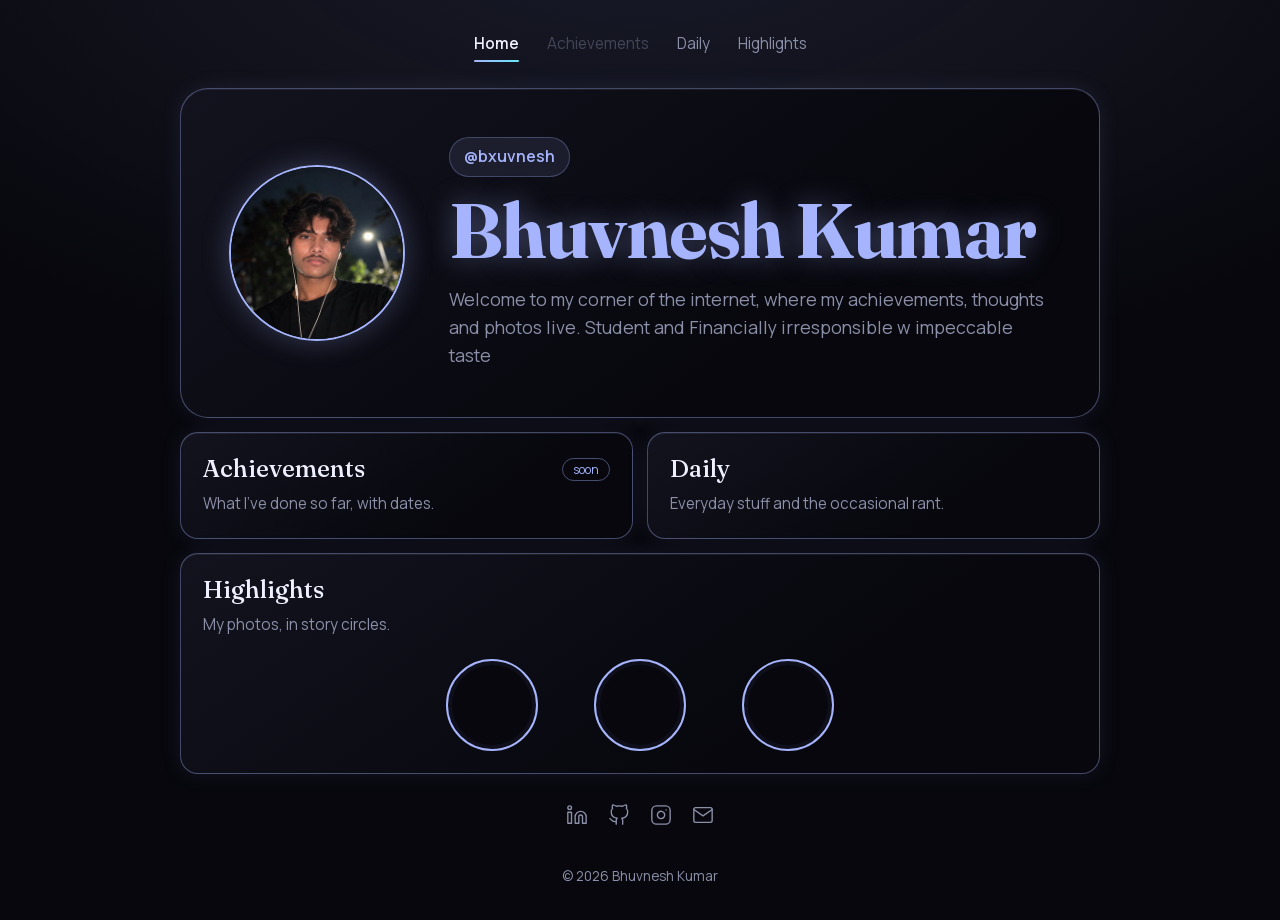
<file: index.html>
<!DOCTYPE html>
<html lang="en">
<head>
  <link rel="icon" href="/favicon.png">
<meta charset="utf-8">
<meta name="viewport" content="width=device-width, initial-scale=1">
<title>Bhuvnesh Kumar</title>
<meta name="description" content="Bhuvnesh Kumar’s personal site: achievements, daily notes, photos and ways to get in touch.">
<link rel="canonical" href="https://bxuvnesh.github.io/">
<meta property="og:type" content="website">
<meta property="og:site_name" content="Bhuvnesh Kumar">
<meta property="og:title" content="Bhuvnesh Kumar">
<meta property="og:description" content="Bhuvnesh Kumar’s personal site: achievements, daily notes, photos and ways to get in touch.">
<meta property="og:url" content="https://bxuvnesh.github.io/">
<meta property="og:image" content="https://bxuvnesh.github.io/og-image.jpg">
<meta property="og:image:width" content="1200">
<meta property="og:image:height" content="630">
<meta property="og:image:alt" content="Bhuvnesh Kumar, @bxuvnesh: profile photo with name on a dark violet card">
<meta name="twitter:card" content="summary_large_image">
<link rel="preload" href="/fonts/fraunces.woff2" as="font" type="font/woff2" crossorigin>
<link rel="preload" href="/fonts/manrope.woff2" as="font" type="font/woff2" crossorigin>
<script type="application/ld+json">
{"@context":"https://schema.org","@type":"Person","name":"Bhuvnesh Kumar","url":"https://bxuvnesh.github.io/","image":"https://bxuvnesh.github.io/bhuvnesh-kumar.jpg","sameAs":["https://www.linkedin.com/in/bhuvneshkumar-","https://github.com/bxuvnesh","https://www.instagram.com/bxuvnesh/"]}
</script>
<link rel="stylesheet" href="theme.css">
<style>
*{box-sizing:border-box;margin:0}
html{background:var(--bg)}
body{font-family:Manrope,system-ui,sans-serif;color:var(--ice);background:radial-gradient(60rem 30rem at 50% -10%,var(--glow-bg),transparent),var(--bg);line-height:1.6}
a{color:inherit;text-decoration:none}
a:focus-visible{outline:2px solid var(--blue);outline-offset:3px}

.wrap{max-width:960px;min-height:100vh;min-height:100dvh;margin:0 auto;padding:24px 20px 32px;display:flex;flex-direction:column}
.stack{margin-block:auto;padding-block:24px}

nav{display:flex;flex-wrap:wrap;justify-content:center;gap:28px;padding:8px 0;color:var(--muted);font-size:.95rem}
nav a{position:relative}
nav a:hover{color:var(--ice)}
nav a[aria-current]{color:var(--ice);font-weight:600}
nav a[aria-current]::after{content:"";position:absolute;left:0;right:0;bottom:-6px;height:2px;border-radius:2px;background:linear-gradient(90deg,var(--blue),var(--accent))}
nav a.soon{opacity:.4;pointer-events:none}

.hero{display:grid;grid-template-columns:auto 1fr;grid-template-areas:"photo handle" "photo name" "photo bio";column-gap:clamp(20px,4vw,44px);align-content:center;padding:clamp(24px,5vw,48px);background:var(--tile-bg);border:1px solid var(--tile-border);box-shadow:var(--tile-shadow);border-radius:28px;animation:rise .7s ease both}
.photo{grid-area:photo;align-self:center;width:176px;height:176px;border-radius:50%;object-fit:cover;border:2px solid var(--blue);box-shadow:0 0 28px var(--glow-ring)}
.handle{grid-area:handle;justify-self:start;align-self:end;margin-bottom:14px;padding:6px 14px;font-weight:600;color:var(--blue);background:var(--tint);border:1px solid var(--glow-ring);border-radius:999px}
h1{grid-area:name;font-family:Fraunces,Georgia,serif;font-weight:700;font-size:clamp(2.4rem,7.5vw,4.8rem);line-height:1.04;letter-spacing:-.02em;color:var(--blue);text-shadow:0 0 28px var(--edge)}
.bio{grid-area:bio;align-self:start;max-width:40rem;margin-top:14px;color:var(--muted);font-size:1.1rem}

.grid{display:grid;grid-template-columns:repeat(6,1fr);gap:14px;margin-top:14px}
.card{display:flex;flex-direction:column;gap:8px;padding:22px;background:var(--tile-bg);border:1px solid var(--tile-border);box-shadow:var(--tile-shadow);border-radius:18px;transition:transform .2s,box-shadow .2s,border-color .2s}
.card .top{display:flex;align-items:center;justify-content:space-between;gap:12px}
.card h2{font-family:Fraunces,Georgia,serif;font-weight:500;font-size:1.5rem;line-height:1.2}
.card p{color:var(--muted);font-size:.95rem}
a.card:hover{border-color:var(--blue);box-shadow:var(--tile-shadow-hover);transform:translateY(-3px)}
.card.soon{pointer-events:none}
.chip{padding:1px 10px;font-size:.75rem;color:var(--blue);border:1px solid var(--edge);border-radius:999px}
.half{grid-column:span 3}
.wide{grid-column:span 6}
.rings{display:flex;justify-content:center;gap:clamp(24px,6vw,56px);margin-top:14px}
.rings i{width:clamp(52px,9vw,92px);aspect-ratio:1;border-radius:50%;border:2px solid var(--blue);background:var(--bg);box-shadow:inset 0 0 0 4px var(--slate)}

/* thin line icons: glyph is 22px, padding makes a 38px tap area.
   tweak size via width/height, thickness via stroke-width */
.social{display:flex;justify-content:center;gap:4px;margin-top:22px}
.social a{display:inline-flex;width:38px;height:38px;padding:8px;color:var(--muted);transition:color .2s,transform .2s}
.social a:hover{color:var(--blue);transform:translateY(-2px)}
.social svg{width:100%;height:100%;fill:none;stroke:currentColor;stroke-width:1.5;stroke-linecap:round;stroke-linejoin:round}

footer{padding-top:8px;color:var(--muted);font-size:.85rem;text-align:center}

@keyframes rise{from{opacity:0;transform:translateY(12px)}}
@media (prefers-reduced-motion:reduce){.hero{animation:none}a.card:hover,.social a:hover{transform:none}}
@media (max-width:760px){
  .hero{grid-template-columns:auto 1fr;grid-template-areas:"photo handle" "name name" "bio bio";row-gap:0}
  .photo{width:84px;height:84px;margin-bottom:22px}
  .handle{align-self:center;margin-bottom:22px}
  .half,.wide{grid-column:span 6}
  .rings i:nth-child(n+5){display:none}
  nav{gap:18px}
}
</style>
</head>
<script src="tabaway.js" defer></script>
<body>
<div class="wrap">

  <nav aria-label="Main">
    <a href="index.html" aria-current="page">Home</a>
    <a href="achievements.html" class="soon">Achievements</a>
    <a href="daily.html">Daily</a>
    <a href="highlights.html">Highlights</a>
  </nav>

  <div class="stack">
    <header class="hero">
      <img class="photo" src="bhuvnesh-kumar.jpg" alt="Bhuvnesh Kumar">
      <span class="handle">@bxuvnesh</span>
      <h1>Bhuvnesh Kumar</h1>
      <!-- EDIT: replace with your real bio -->
      <p class="bio">Welcome to my corner of the internet, where my achievements, thoughts and photos live.
      Student and Financially irresponsible w impeccable taste</p>
    </header>

    <main class="grid">
      <a class="card half soon" href="achievements.html">
        <div class="top"><h2>Achievements</h2><span class="chip">soon</span></div>
        <p>What I’ve done so far, with dates.</p>
      </a>
      <a class="card half" href="daily.html">
        <div class="top"><h2>Daily</h2></div>
        <p>Everyday stuff and the occasional rant.</p>
      </a>
      <a class="card wide" href="highlights.html">
        <div class="top"><h2>Highlights</h2></div>
        <p>My photos, in story circles.</p>
        <div class="rings" aria-hidden="true"><i></i><i></i><i></i></div>
      </a>
    </main>

    <div class="social">
      <a href="https://www.linkedin.com/in/bhuvneshkumar-" rel="me noopener" target="_blank" aria-label="LinkedIn" title="LinkedIn">
        <svg viewBox="0 0 24 24" aria-hidden="true"><path d="M16 8a6 6 0 0 1 6 6v7h-4v-7a2 2 0 0 0-2-2 2 2 0 0 0-2 2v7h-4v-7a6 6 0 0 1 6-6z"/><rect x="2" y="9" width="4" height="12"/><circle cx="4" cy="4" r="2"/></svg>
      </a>
      <a href="https://github.com/bxuvnesh" rel="me noopener" target="_blank" aria-label="GitHub" title="GitHub">
        <svg viewBox="0 0 24 24" aria-hidden="true"><path d="M9 19c-5 1.5-5-2.5-7-3m14 6v-3.87a3.37 3.37 0 0 0-.94-2.61c3.14-.35 6.44-1.54 6.44-7A5.44 5.44 0 0 0 20 4.77 5.07 5.07 0 0 0 19.91 1S18.73.65 16 2.48a13.38 13.38 0 0 0-7 0C6.27.65 5.09 1 5.09 1A5.07 5.07 0 0 0 5 4.77a5.44 5.44 0 0 0-1.5 3.78c0 5.42 3.3 6.61 6.44 7A3.37 3.37 0 0 0 9 18.13V22"/></svg>
      </a>
      <a href="instagram.html" aria-label="Instagram" title="Instagram">
        <svg viewBox="0 0 24 24" aria-hidden="true"><rect x="2" y="2" width="20" height="20" rx="5" ry="5"/><path d="M16 11.37A4 4 0 1 1 12.63 8 4 4 0 0 1 16 11.37z"/><path d="M17.5 6.5h.01"/></svg>
      </a>
      <a href="mailto:bxuvnesh@gmail.com" aria-label="Email" title="Email">
        <svg viewBox="0 0 24 24" aria-hidden="true"><path d="M4 4h16c1.1 0 2 .9 2 2v12c0 1.1-.9 2-2 2H4c-1.1 0-2-.9-2-2V6c0-1.1.9-2 2-2z"/><path d="M22 6l-10 7L2 6"/></svg>
      </a>
    </div>
  </div>

  <footer>© 2026 Bhuvnesh Kumar</footer>
</div>
<script>
// fahh easter egg: click the profile photo (audio loads only on first click)
(function(){
  var pic=document.querySelector('.photo'),a;
  if(!pic)return;
  pic.addEventListener('click',function(){
    try{
      if(!a)a=new Audio('fahh.mp3');
      a.currentTime=0;
      a.play().catch(function(){});
    }catch(e){}
  });
})();
</script>
<script>
(async()=>{try{
  const r=await fetch('highlights.json?'+Date.now(),{cache:'no-store'});if(!r.ok)return;
  const hs=(await r.json()).highlights.filter(h=>!h.hidden).slice(0,6),box=document.querySelector('.rings');
  box.textContent='';
  hs.forEach(h=>{
    const i=document.createElement('i'),p=h.items.find(x=>!x.hidden);
    if(p){i.style.backgroundImage="url('"+encodeURI(p.img)+"')";i.style.backgroundSize='cover';i.style.backgroundPosition='center'}
    box.append(i);
  });
}catch(e){}})();
</script>
</body>
</html>
</file>
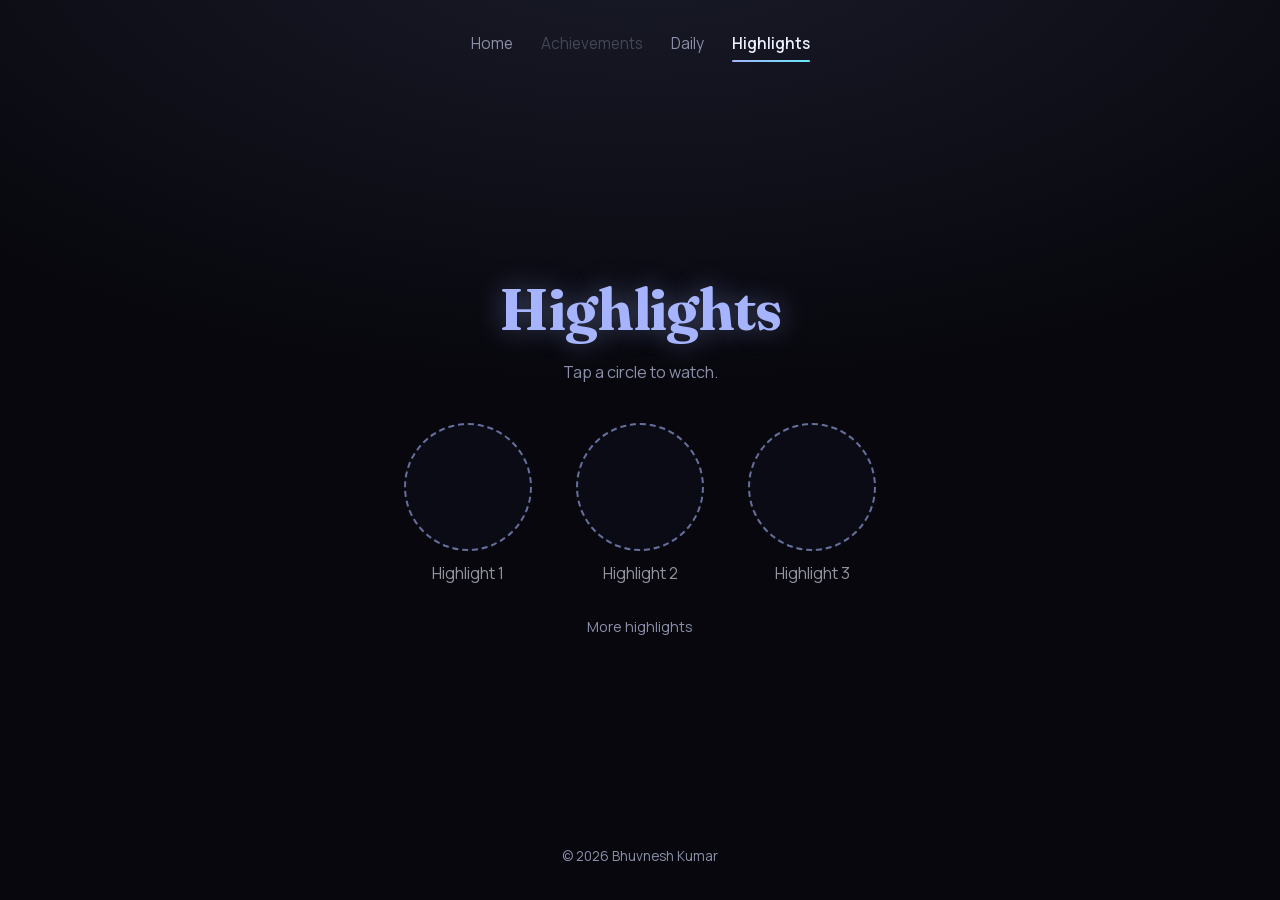
<file: highlights.html>
<!DOCTYPE html>
<html lang="en">
<head>
<link rel="icon" href="/favicon.png">
<meta charset="utf-8">
<meta name="viewport" content="width=device-width, initial-scale=1">
<title>Highlights - Bhuvnesh Kumar</title>
<link rel="canonical" href="https://bxuvnesh.github.io/highlights.html">
<link rel="preload" href="/fonts/fraunces.woff2" as="font" type="font/woff2" crossorigin>
<link rel="preload" href="/fonts/manrope.woff2" as="font" type="font/woff2" crossorigin>
<link rel="stylesheet" href="theme.css">
<style>
*{box-sizing:border-box;margin:0}
html{background:var(--bg)}
body{font-family:Manrope,system-ui,sans-serif;color:var(--ice);background:radial-gradient(60rem 30rem at 50% -10%,var(--glow-bg),transparent),var(--bg);line-height:1.6}
a{color:inherit;text-decoration:none}
button:focus-visible,a:focus-visible,input:focus-visible,select:focus-visible{outline:2px solid var(--blue);outline-offset:3px}
.wrap{max-width:960px;min-height:100vh;min-height:100dvh;margin:0 auto;padding:24px 20px 32px;display:flex;flex-direction:column}
.stack{margin-block:auto;padding-block:24px}
nav{display:flex;flex-wrap:wrap;justify-content:center;gap:28px;padding:8px 0;color:var(--muted);font-size:.95rem}
nav a{position:relative}
nav a:hover{color:var(--ice)}
nav a[aria-current]{color:var(--ice);font-weight:600}
nav a[aria-current]::after{content:"";position:absolute;left:0;right:0;bottom:-6px;height:2px;border-radius:2px;background:linear-gradient(90deg,var(--blue),var(--accent))}
nav a.soon{opacity:.4;pointer-events:none}
footer{padding-top:8px;color:var(--muted);font-size:.85rem;text-align:center}
h1{font-family:Fraunces,Georgia,serif;font-weight:700;font-size:clamp(2.2rem,7vw,3.6rem);letter-spacing:-.02em;text-align:center;color:var(--blue);text-shadow:0 0 28px var(--edge)}
.sub{text-align:center;color:var(--muted);margin-top:4px}
.more{text-align:center;margin-top:28px;font-size:.9rem;color:var(--muted)}
.more a:hover{color:var(--ice)}
.rail{display:flex;flex-wrap:wrap;justify-content:center;gap:32px;margin-top:36px}
.hl{display:flex;flex-direction:column;align-items:center;gap:10px;background:none;border:0;color:inherit;font:inherit;cursor:pointer}
.ring{width:clamp(92px,24vw,128px);aspect-ratio:1;padding:4px;border-radius:50%;border:2px solid var(--blue);box-shadow:0 0 28px var(--glow-ring);background:var(--slate)}
.ring img{width:100%;height:100%;border-radius:50%;object-fit:cover;display:block}
.hl:hover .ring{border-color:var(--ice)}
.hl.empty{cursor:default;opacity:.6}
.hl.empty .ring{border-style:dashed;box-shadow:none}

#v{position:fixed;inset:0;z-index:9;display:none;align-items:center;justify-content:center;background:#000d}
#v.on{display:flex}
.st{position:relative;height:100dvh;max-height:920px;aspect-ratio:9/16;max-width:100vw;background:#000;border-radius:18px;overflow:hidden}
.st img{width:100%;height:100%;object-fit:contain;display:block}
.bars{position:absolute;top:10px;left:10px;right:10px;z-index:3;display:flex;gap:4px}
.bars b{flex:1;height:3px;border-radius:2px;background:#fff4;overflow:hidden}
.bars i{display:block;height:100%;width:0;background:var(--ice)}
.bars .d i{width:100%}
.bars .a i{animation:fill var(--t) linear forwards}
@keyframes fill{to{width:100%}}
.tb{position:absolute;top:22px;right:12px;z-index:3;display:flex;gap:8px}
.tb button{padding:6px 14px;font:inherit;font-size:.85rem;color:#fff;background:#0009;border:1px solid #fff3;border-radius:999px;cursor:pointer}
.z{position:absolute;top:60px;bottom:0;z-index:2;background:none;border:0;cursor:pointer}
.z.l{left:0;width:33%}
.z.r{right:0;width:67%}
.cap{position:absolute;left:0;right:0;bottom:0;z-index:1;padding:56px 18px 24px;text-align:center;color:#fff;background:linear-gradient(transparent,#000b);pointer-events:none}
@media(max-width:520px){.st{width:100vw;aspect-ratio:auto;border-radius:0;max-height:none}}

.adm{display:none;max-width:560px;margin:40px auto 0;padding:22px;background:var(--tile-bg);border:1px solid var(--tile-border);box-shadow:var(--tile-shadow);border-radius:18px}
.adm.on{display:block}
.adm h2{font-family:Fraunces,Georgia,serif;font-weight:500;margin-bottom:10px}
.adm label{display:block;font-size:.85rem;color:var(--muted)}
.adm input,.adm select,.adm .b{width:100%;padding:10px 12px;margin:4px 0 14px;font:inherit;color:var(--ice);background:var(--bg);border:1px solid var(--line);border-radius:10px}
.adm .b{cursor:pointer;color:var(--bg);background:var(--blue);border:0;font-weight:600}
.adm .b.alt{color:var(--ice);background:none;border:1px solid var(--line)}
.row{display:grid;grid-template-columns:1fr 1fr 1fr;gap:10px}
.mg{display:grid;gap:8px;margin:4px 0 14px}
.mi{display:flex;flex-wrap:wrap;align-items:center;gap:8px;padding:6px;border:1px solid var(--line);border-radius:10px}
.mi.off{opacity:.55}
.mi img{width:44px;height:44px;border-radius:8px;object-fit:cover}
.mi span{flex:1;min-width:90px;font-size:.8rem;color:var(--muted);overflow:hidden;text-overflow:ellipsis;white-space:nowrap}
.mi button{padding:6px 10px;font:inherit;font-size:.78rem;color:var(--ice);background:none;border:1px solid var(--line);border-radius:8px;cursor:pointer}
#msg{min-height:1.4em;color:var(--blue)}
</style>
</head>
<script src="tabaway.js" defer></script>
<body>
<div class="wrap">
  <nav aria-label="Main">
    <a href="index.html">Home</a>
    <a href="achievements.html" class="soon">Achievements</a>
    <a href="daily.html">Daily</a>
    <a href="highlights.html" aria-current="page">Highlights</a>
  </nav>

  <div class="stack">
    <h1>Highlights</h1>
    <p class="sub">Tap a circle to watch.</p>
    <div class="rail" id="rail"></div>
    <p class="more"><a href="more.html">More highlights</a></p>

    <section class="adm" id="adm" aria-label="Admin">
      <h2>Admin</h2>
      <label for="tok">GitHub token (stays in this browser only)</label>
      <input id="tok" type="password" autocomplete="off" placeholder="github_pat_...">
      <label for="pw">Passphrase (only needed for private highlights)</label>
      <input id="pw" type="password" autocomplete="off">
      <button class="b alt" id="ul" type="button">Unlock</button>
      <button class="b alt" id="lk" type="button">Lock</button>
      <label for="sel">Highlight</label>
      <select id="sel"></select>
      <label for="tt">Rename this highlight</label>
      <input id="tt" placeholder="New title">
      <button class="b alt" id="ren" type="button">Save title</button>
      <button class="b alt" id="new" type="button">New highlight</button>
      <button class="b alt" id="hh" type="button">Hide this highlight</button>
      <div id="lvb"></div>
      <label>Photos in this highlight</label>
      <div class="mg" id="mg"></div>
      <label for="pf">Photo</label>
      <input id="pf" type="file" accept="image/*">
      <label for="cap2">Caption (optional)</label>
      <input id="cap2">
      <label for="song">Song for this photo</label>
      <select id="song"></select>
      <label for="sf">New song file (mp3 or m4a)</label>
      <input id="sf" type="file" accept="audio/*">
      <div class="row">
        <div><label for="ss">Start at (sec)</label><input id="ss" type="number" min="0" placeholder="0"></div>
        <div><label for="sl">Play for (max 20)</label><input id="sl" type="number" min="1" max="20" placeholder="20"></div>
        <div><label for="sec">Photo secs</label><input id="sec" type="number" min="1" placeholder="auto"></div>
      </div>
      <button class="b" id="up" type="button">Upload</button>
      <p id="msg" role="status"></p>
    </section>
  </div>

  <footer>© 2026 Bhuvnesh Kumar</footer>
</div>

<div id="v" role="dialog" aria-modal="true" aria-label="Story viewer">
  <div class="st">
    <div class="bars" id="bars"></div>
    <div class="tb"><button id="m" type="button">Mute</button><button id="x" type="button">Close</button></div>
    <img id="im" alt="">
    <button class="z l" id="pv" type="button" aria-label="Previous"></button>
    <button class="z r" id="nx" type="button" aria-label="Next"></button>
    <p class="cap" id="cap"></p>
  </div>
</div>

<script>
const R='bxuvnesh/bxuvnesh.github.io',API='https://api.github.com/repos/'+R+'/contents/',$=s=>document.querySelector(s);
let D={highlights:[]},P={pub:[],unl:[],prv:[]},K=null,hi=0,ix=0,tm,cur='',aud=new Audio();
const ADMIN=location.search.includes('admin'),BL=new Map(),LVM=new WeakMap(),LVN={pub:'Public',unl:'Unlisted',prv:'Private'};
const vis=h=>h.items.filter(i=>!i.hidden);

async function load(){
  let ok=1;
  try{const r=await fetch('highlights.json?'+Date.now(),{cache:'no-store'});if(!r.ok)throw 0;P.pub=(await r.json()).highlights||[]}catch(e){ok=0}
  if(ADMIN)try{const r=await fetch('unlisted.json?'+Date.now(),{cache:'no-store'});if(r.ok)P.unl=(await r.json()).highlights||[]}catch(e){}
  rebuild();draw();
  if(!ok)$('#rail').textContent='Could not load highlights.json. Check it is in the repo root, and open this page from your website rather than a local file.';
}
/* D.highlights is what the page draws: public ones for visitors, plus unlisted and (once unlocked) private ones for you */
function rebuild(){D.highlights=[...P.pub,...P.unl,...P.prv];['pub','unl','prv'].forEach(k=>P[k].forEach(h=>LVM.set(h,k)))}
const lvOf=h=>LVM.get(h)||'pub',tag=h=>lvOf(h)==='pub'?'':' ('+LVN[lvOf(h)].toLowerCase()+')';
const blob=async p=>{if(!BL.has(p))BL.set(p,URL.createObjectURL(new Blob([await dec(await raw(p))],{type:'image/jpeg'})));return BL.get(p)};
const setSrc=(im,it,lv)=>{if(lv!=='prv')im.src=it.img;else blob(it.img).then(u=>im.src=u).catch(()=>{})};
function draw(){
  const rail=$('#rail');rail.textContent='';
  D.highlights.forEach((h,i)=>{
    if(h.hidden)return;const L=vis(h);
    const b=document.createElement('button'),ring=document.createElement('span'),t=document.createElement('span');
    b.type='button';b.className='hl'+(L.length?'':' empty');ring.className='ring';
    if(L.length){const im=document.createElement('img');setSrc(im,L[0],lvOf(h));im.alt='';ring.append(im)}
    t.textContent=h.title+tag(h);b.append(ring,t);
    b.onclick=()=>L.length&&openV(i);rail.append(b);
  });
  const sel=$('#sel'),keep=sel.value||0;sel.textContent='';
  D.highlights.forEach((h,i)=>sel.add(new Option(h.title+tag(h)+(h.hidden?' (hidden)':''),i)));
  sel.value=Math.min(keep,Math.max(D.highlights.length-1,0));songs();manage();
}

async function openV(i){const H=D.highlights[i];if(lvOf(H)==='prv')try{await Promise.all(vis(H).map(it=>blob(it.img)))}catch(e){return}hi=i;ix=0;$('#v').classList.add('on');document.body.style.overflow='hidden';show()}
function closeV(){clearTimeout(tm);aud.pause();cur='';$('#v').classList.remove('on');document.body.style.overflow=''}
function show(){
  clearTimeout(tm);
  const L=vis(D.highlights[hi]),it=L[ix],dur=it.sec||(it.song?it.song.len:6);
  $('#im').src=BL.get(it.img)||it.img;$('#cap').textContent=it.cap||'';
  const bars=$('#bars');bars.textContent='';
  L.forEach((_,k)=>{
    const b=document.createElement('b'),f=document.createElement('i');
    if(k<ix)b.className='d';
    if(k===ix){b.className='a';b.style.setProperty('--t',dur+'s')}
    b.append(f);bars.append(b);
  });
  if(it.silent){aud.pause();cur=''}
  else if(it.song){
    const k=it.song.src+'#'+(it.song.start||0);
    if(k!==cur){
      cur=k;
      if(!aud.src.endsWith(it.song.src))aud.src=it.song.src;
      const go=()=>{aud.currentTime=it.song.start||0;aud.play().catch(()=>{})};
      aud.readyState>0?go():aud.addEventListener('loadedmetadata',go,{once:true});
    }
  }
  tm=setTimeout(next,dur*1000);
}
function next(){ix<vis(D.highlights[hi]).length-1?(ix++,show()):closeV()}
function prev(){if(ix>0)ix--;show()}
$('#nx').onclick=next;$('#pv').onclick=prev;$('#x').onclick=closeV;
$('#m').onclick=()=>{aud.muted=!aud.muted;$('#m').textContent=aud.muted?'Unmute':'Mute'};
addEventListener('keydown',e=>{
  if(!$('#v').classList.contains('on'))return;
  if(e.key==='Escape')closeV();if(e.key==='ArrowRight')next();if(e.key==='ArrowLeft')prev();
});

/* ---------- admin (only visible with ?admin) ---------- */
const st=m=>$('#msg').textContent=m;
const hdr=()=>({Authorization:'Bearer '+$('#tok').value.trim(),Accept:'application/vnd.github+json'});
const b64=buf=>{let s='',u=new Uint8Array(buf);for(let i=0;i<u.length;i+=32768)s+=String.fromCharCode.apply(null,u.subarray(i,i+32768));return btoa(s)};
/* crypto and GitHub helpers, same as the daily page: passphrase -> AES-256-GCM, key kept in memory only */
const te=s=>new TextEncoder().encode(s),td=u=>new TextDecoder().decode(u);
const unb64=s=>Uint8Array.from(atob(s),c=>c.charCodeAt(0));
const rid=()=>[...crypto.getRandomValues(new Uint8Array(8))].map(x=>x.toString(16).padStart(2,'0')).join('');
const ls=(k,v)=>{try{return v===undefined?localStorage.getItem(k):localStorage.setItem(k,v)}catch(e){return''}};
async function derive(pw,salt){const m=await crypto.subtle.importKey('raw',te(pw),'PBKDF2',false,['deriveKey']);return crypto.subtle.deriveKey({name:'PBKDF2',salt,iterations:600000,hash:'SHA-256'},m,{name:'AES-GCM',length:256},false,['encrypt','decrypt'])}
async function enc(u){const iv=crypto.getRandomValues(new Uint8Array(12)),c=new Uint8Array(await crypto.subtle.encrypt({name:'AES-GCM',iv},K.key,u)),o=new Uint8Array(12+c.length);o.set(iv);o.set(c,12);return o}
async function dec(u){return new Uint8Array(await crypto.subtle.decrypt({name:'AES-GCM',iv:u.subarray(0,12)},K.key,u.subarray(12)))}
async function rd(p){const r=await fetch(API+p+'?ref=main&t='+Date.now(),{headers:hdr()});if(r.status===404)return{};if(!r.ok)throw new Error('Token problem ('+r.status+')');const f=await r.json(),t=td(unb64(f.content.replace(/\n/g,'')));return{sha:f.sha,t,j:p.endsWith('.json')?JSON.parse(t):undefined}}
async function raw(path){const r=await fetch(API+path+'?ref=main&t='+Date.now(),{headers:{...hdr(),Accept:'application/vnd.github.raw'}});if(!r.ok)throw new Error(path+' ('+r.status+')');return new Uint8Array(await r.arrayBuffer())}
/* song tags: ID3 (title, artist, cover art) from mp3; udta/meta/uuid boxes (iTunes buyer name, Apple ID) from m4a, blanked in place so the file still plays */
function scrubAudio(u,ext){
  u=u.slice();
  if(ext==='mp3'){
    let a=0,b=u.length;
    if(u[0]===0x49&&u[1]===0x44&&u[2]===0x33)a=10+((u[6]&127)<<21|(u[7]&127)<<14|(u[8]&127)<<7|(u[9]&127))+(u[5]&16?10:0);
    if(b-a>=128&&u[b-128]===0x54&&u[b-127]===0x41&&u[b-126]===0x47)b-=128;
    if(a>=b)throw new Error('Unreadable mp3, upload blocked');
    return u.subarray(a,b);
  }
  const dv=new DataView(u.buffer),ty=o=>String.fromCharCode(u[o+4],u[o+5],u[o+6],u[o+7]);
  if(u.length<12||ty(0)!=='ftyp')throw new Error('Not an m4a file, upload blocked');
  const walk=(s,e)=>{for(let o=s;o<e;){
    const n=dv.getUint32(o);if(n<8||o+n>e)throw new Error('Unreadable m4a, upload blocked');
    const t=ty(o);
    if(t==='udta'||t==='meta'||t==='uuid'){u.set([0x66,0x72,0x65,0x65],o+4);u.fill(0,o+8,o+n)}
    else if(t==='moov'||t==='trak')walk(o+8,o+n);
    o+=n}};
  walk(0,u.length);return u;
}
if(ADMIN){$('#adm').classList.add('on');$('#tok').value=ls('ghtok')||''}

function songs(){
  const sel=$('#song'),H=D.highlights[$('#sel').value];sel.textContent='';
  sel.add(new Option('Keep the previous song playing','keep'));
  sel.add(new Option('Silence','silent'));
  sel.add(new Option('Upload a new song','new'));
  if(H)[...new Set(H.items.filter(i=>i.song).map(i=>i.song.src))].forEach(s=>sel.add(new Option('Reuse: '+s.split('/').pop(),s)));
}
$('#sel').onchange=()=>{songs();manage()};
const btn=(t,f)=>{const b=document.createElement('button');b.type='button';b.textContent=t;b.onclick=f;return b};
async function act(msg,fn){try{st(msg+'...');await saveJSON(fn,msg);st('Saved. Live in about a minute.')}catch(e){st('Error: '+e.message)}}
function manage(){
  const box=$('#mg'),H=D.highlights[$('#sel').value];box.textContent='';$('#lvb').textContent='';if(!H)return;
  $('#hh').textContent=H.hidden?'Show this highlight':'Hide this highlight';
  const lv=lvOf(H);Object.keys(LVN).filter(k=>k!==lv).forEach(k=>{const b=btn(k==='prv'?'Lock (make private)':'Make '+LVN[k].toLowerCase(),()=>lvmove(H.id,lv,k));b.className='b alt';$('#lvb').append(b)});
  H.items.forEach(it=>{
    const r=document.createElement('div'),im=document.createElement('img'),s=document.createElement('span');
    r.className='mi'+(it.hidden?' off':'');setSrc(im,it,lvOf(H));im.alt='';s.textContent=(it.hidden?'[hidden] ':'')+(it.cap||'No caption');
    r.append(im,s);
    const mv=d=>()=>act('Reorder',j=>{const a=find(j,H.id).items,x=a.findIndex(i=>i.img===it.img),y=x+d;if(x>=0&&y>=0&&y<a.length)a.splice(y,0,a.splice(x,1)[0])});
    r.append(btn('Up',mv(-1)),btn('Down',mv(1)),
      btn(it.hidden?'Show':'Hide',()=>act('Toggle photo',j=>{const t=find(j,H.id).items.find(i=>i.img===it.img);t.hidden=!t.hidden||undefined})),
      btn('Delete',()=>del(H.id,it)));
    box.append(r);
  });
}
$('#hh').onclick=()=>{const id=D.highlights[$('#sel').value].id;act('Toggle highlight',j=>{const h=find(j,id);h.hidden=!h.hidden||undefined})};
async function rm(path){
  const r=await fetch(API+path+'?ref=main&t='+Date.now(),{headers:hdr()});if(!r.ok)return;
  const d=await fetch(API+path,{method:'DELETE',headers:hdr(),body:JSON.stringify({message:'Delete media',sha:(await r.json()).sha,branch:'main'})});
  if(!d.ok)throw new Error(path+' ('+d.status+')');
}
async function del(id,it){
  if(!confirm('Delete this photo for good? This cannot be undone.'))return;
  try{
    st('Deleting...');
    await saveJSON(j=>{const h=find(j,id);h.items=h.items.filter(i=>i.img!==it.img)},'Delete photo');
    await rm(it.img);
    if(it.song&&!D.highlights.some(h=>h.items.some(i=>i.song&&i.song.src===it.song.src)))await rm(it.song.src);
    st('Deleted. Gone from the site in about a minute.');
  }catch(e){st('Error: '+e.message)}
}

async function put(path,content,msg,sha){
  const r=await fetch(API+path,{method:'PUT',headers:hdr(),body:JSON.stringify({message:msg,content,branch:'main',sha})});
  if(!r.ok)throw new Error(path+' ('+r.status+') '+(await r.json()).message);
}
async function saveJSON(fn,msg){
  const[a,b,e]=await Promise.all([rd('highlights.json'),rd('unlisted.json'),rd('daily.json')]);
  const j=a.j||{highlights:[]},u=b.j||{},d=e.j||{};
  j.highlights=j.highlights||[];u.highlights=u.highlights||[];d.posts=d.posts||[];d.days=d.days||[];
  let v={posts:[],highlights:[]};
  if(d.vault&&K){
    if(K.s!==d.vault.s)throw new Error('The vault changed. Unlock again.');
    try{v=JSON.parse(td(await dec(unb64(d.vault.b))))}catch(x){throw new Error('Vault could not be opened. Unlock again.')}
    v.posts=v.posts||[];v.highlights=v.highlights||[];
  }
  const c={pub:j.highlights,unl:u.highlights,prv:v.highlights,after:[]},n=[c.pub.length,c.unl.length,c.prv.length],s=[JSON.stringify(j),JSON.stringify(u),JSON.stringify(d),JSON.stringify(v)];
  await fn({highlights:[...c.pub,...c.unl,...c.prv]},c);
  if(JSON.stringify(v)!==s[3]){if(!K)throw new Error('Unlock first (passphrase above)');d.vault={s:K.s,b:b64(await enc(te(JSON.stringify(v))))}}
  /* the file that gains a highlight is written first, so a failure in between can duplicate one but never lose one */
  const W=[['highlights.json',j,s[0],a.sha,c.pub.length-n[0]],['unlisted.json',u,s[1],b.sha,c.unl.length-n[1]],['daily.json',d,s[2],e.sha,c.prv.length-n[2]]].sort((x,y)=>y[4]-x[4]);
  for(const[p,o,s0,x]of W)if(JSON.stringify(o)!==s0)await put(p,b64(te(JSON.stringify(o,null,1))),msg,x);
  for(const f of c.after)await f();
  P={pub:c.pub,unl:c.unl,prv:K?c.prv:[]};rebuild();draw();
}
async function shrink(f){
  const bm=await createImageBitmap(f,{imageOrientation:'from-image'}),s=Math.min(1,1920/Math.max(bm.width,bm.height)),c=document.createElement('canvas');
  c.width=Math.round(bm.width*s);c.height=Math.round(bm.height*s);
  c.getContext('2d').drawImage(bm,0,0,c.width,c.height);
  return new Promise(r=>c.toBlob(r,'image/jpeg',.88));
}
/* second pass after shrink(): drops every metadata segment (EXIF/GPS, XMP, IPTC, ICC, comments); blocks the upload if the file looks wrong */
function scrub(u){
  if(u[0]!==0xFF||u[1]!==0xD8)throw new Error('Not a JPEG, upload blocked');
  const keep=[u.subarray(0,2)];let i=2,ok=0;
  while(i<u.length){
    if(u[i]!==0xFF)throw new Error('Unreadable JPEG, upload blocked');
    const m=u[i+1];
    if(m===0xFF){i++;continue}
    if(m===0xDA){keep.push(u.subarray(i));ok=1;break}
    const n=(u[i+2]<<8|u[i+3])+2;
    if(!((m>=0xE1&&m<=0xEF)||m===0xFE))keep.push(u.subarray(i,i+n));
    i+=n;
  }
  if(!ok)throw new Error('Unreadable JPEG, upload blocked');
  const out=new Uint8Array(keep.reduce((a,k)=>a+k.length,0));let o=0;
  keep.forEach(k=>{out.set(k,o);o+=k.length});
  return out;
}
const find=(j,id)=>j.highlights.find(h=>h.id===id);

$('#up').onclick=async()=>{try{
  ls('ghtok',$('#tok').value.trim());
  const H=D.highlights[$('#sel').value],pf=$('#pf').files[0],mode=$('#song').value,sf=$('#sf').files[0];
  if(!pf)return st('Choose a photo first.');
  if(mode==='new'&&!sf)return st('Choose a song file, or pick another song option.');
  if(mode==='new'&&!/\.(mp3|m4a)$/i.test(sf.name))return st('Songs must be .mp3 or .m4a files.');
  const lv=lvOf(H);if(lv==='prv'&&!K)return st('Unlock first (passphrase above).');
  const id=Date.now(),img=lv==='prv'?`media/p/${rid()}.enc`:`media/${H.id}/${id}.jpg`,it={img,cap:$('#cap2').value.trim()};
  st('Resizing photo...');const blob=await shrink(pf);
  st('Removing metadata...');const clean=scrub(new Uint8Array(await blob.arrayBuffer()));
  st('Uploading photo...');await put(img,b64(lv==='prv'?await enc(clean):clean),'Add photo');
  const sec=+$('#sec').value;if(sec>0)it.sec=sec;
  if(mode==='silent')it.silent=true;
  else if(mode!=='keep'){
    let src=mode;
    if(mode==='new'){
      const ext=/\.m4a$/i.test(sf.name)?'m4a':'mp3';
      src=`media/${H.id}/${id}-${sf.name.toLowerCase().replace(/[^a-z0-9.]+/g,'-')}`;st('Removing song tags...');
      const song=scrubAudio(new Uint8Array(await sf.arrayBuffer()),ext);st('Uploading song...');await put(src,b64(song),'Add song');
    }
    it.song={src,start:+$('#ss').value||0,len:Math.min(20,+$('#sl').value||20)};
  }
  st('Saving...');await saveJSON(j=>find(j,H.id).items.push(it),'Update highlights');
  $('#pf').value='';$('#sf').value='';$('#cap2').value='';
  st('Done. It will be live in about a minute.');
}catch(e){st('Error: '+e.message)}};

$('#ren').onclick=async()=>{try{
  const H=D.highlights[$('#sel').value],t=$('#tt').value.trim();if(!t)return st('Type a title first.');
  await saveJSON(j=>find(j,H.id).title=t,'Rename highlight');$('#tt').value='';st('Title saved.');
}catch(e){st('Error: '+e.message)}};

$('#new').onclick=async()=>{try{
  await saveJSON(j=>j.highlights.push({id:'h'+Date.now(),title:'New highlight',items:[]}),'New highlight');st('Highlight added. Rename it above.');
}catch(e){st('Error: '+e.message)}};

/* ---------- levels: public, unlisted (shown on more.html), private (encrypted in the vault) ---------- */
async function unlock(pw){
  let j={};try{const r=await fetch('daily.json?'+Date.now(),{cache:'no-store'});if(r.ok)j=await r.json()}catch(e){}
  if(j.vault){
    K={key:await derive(pw,unb64(j.vault.s)),s:j.vault.s};
    try{P.prv=JSON.parse(td(await dec(unb64(j.vault.b)))).highlights||[]}catch(e){K=null;throw new Error('Wrong passphrase')}
  }else{
    if(pw.length<12)throw new Error('Use a longer passphrase: 12+ characters, ideally 4 random words');
    if(prompt('No vault yet. Type the passphrase again to confirm. It cannot be recovered.')!==pw)throw new Error('Passphrases did not match');
    const s=crypto.getRandomValues(new Uint8Array(16));K={key:await derive(pw,s),s:b64(s)};P.prv=[];
  }
  rebuild();draw();
}
$('#ul').onclick=async()=>{try{st('Unlocking...');await unlock($('#pw').value);$('#pw').value='';st('Unlocked.')}catch(e){st('Error: '+e.message)}};
$('#lk').onclick=()=>{K=null;P.prv=[];BL.forEach(u=>URL.revokeObjectURL(u));BL.clear();rebuild();draw();st('Locked.')};
const lvmove=(id,from,to)=>act('Moving',async(all,c)=>{
  if((from==='prv'||to==='prv')&&!K)throw new Error('Unlock first (passphrase above)');
  const i=c[from].findIndex(h=>h.id===id);if(i<0)throw new Error('Highlight not found');
  const h=c[from].splice(i,1)[0];
  if((from==='prv')!==(to==='prv'))for(const it of h.items){
    const old=it.img,bytes=from==='prv'?await dec(await raw(old)):await raw(old);
    it.img=to==='prv'?`media/p/${rid()}.enc`:`media/${h.id}/${rid()}.jpg`;
    await put(it.img,b64(to==='prv'?await enc(bytes):bytes),'Move media');
    c.after.push(()=>rm(old));
  }
  c[to].push(h);
});

load();
</script>
</body>
</html>
</file>
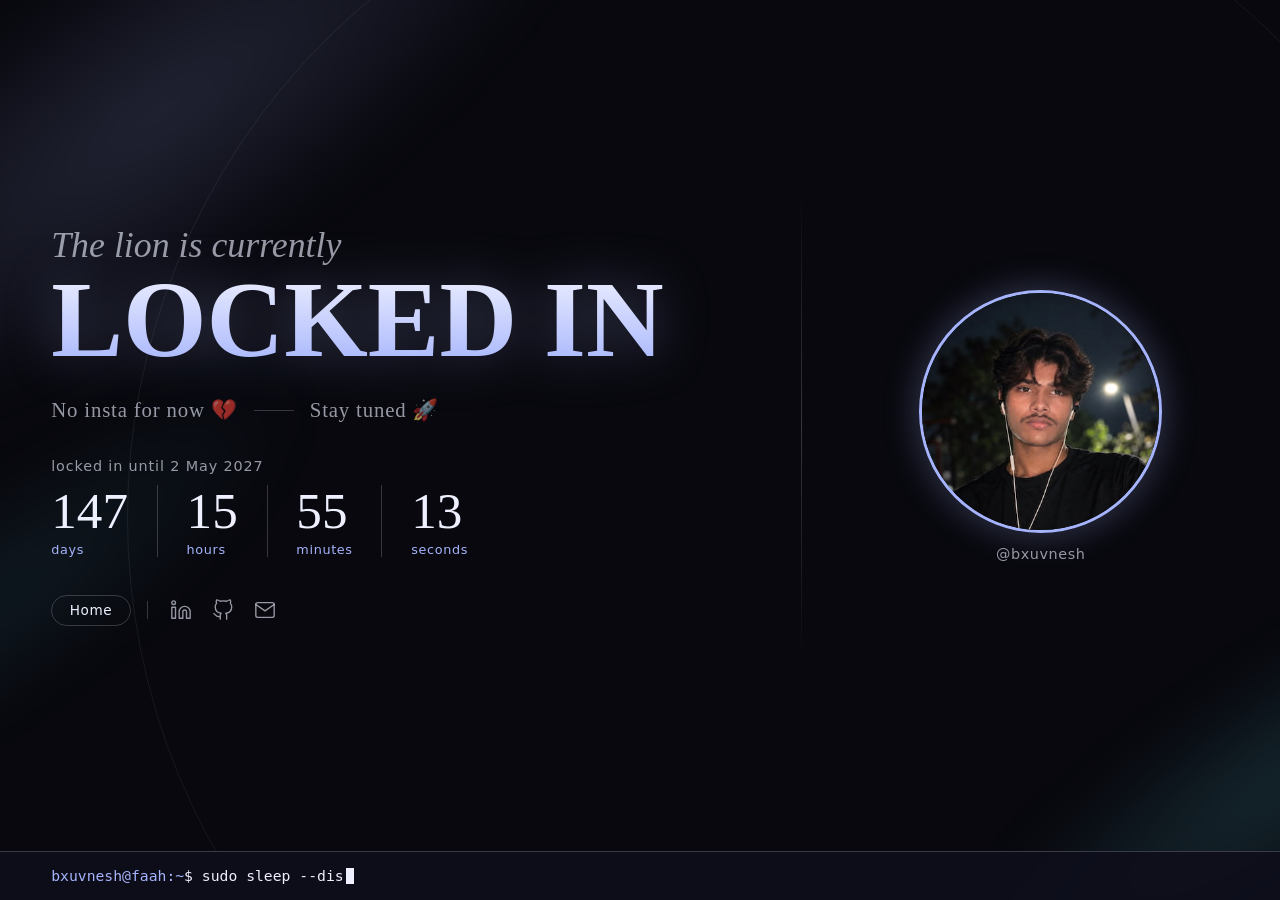
<file: instagram.html>
<!DOCTYPE html>
<html lang="en">
<head>
<meta charset="utf-8">
<meta name="viewport" content="width=device-width, initial-scale=1">
<meta name="description" content="Bhuvnesh Kumar. Instagram is on pause for now. The lion is currently locked in.">
<meta name="theme-color" content="#05070a">
<link rel="icon" type="image/png" href="/favicon.png" sizes="192x192">
<title>Bhuvnesh Kumar</title>
<link rel="preload" href="/fonts/fraunces.woff2" as="font" type="font/woff2" crossorigin>
<link rel="preload" href="/fonts/manrope.woff2" as="font" type="font/woff2" crossorigin>
<link rel="stylesheet" href="theme.css">
<style>
  :root {
    --charcoal: var(--bg);
    --line: color-mix(in srgb, var(--ice) 20%, transparent);
    --text-dim: color-mix(in srgb, var(--ice) 62%, transparent);
    --serif: "Cormorant Garamond", Georgia, "Times New Roman", serif;
    --sans: "Jost", system-ui, -apple-system, "Segoe UI", sans-serif;
  }
  * { box-sizing: border-box; }
  html, body { margin: 0; }
  body {
    position: relative;
    min-height: 100vh;
    min-height: 100svh;
    display: flex;
    flex-direction: column;
    overflow-x: hidden;
    background: var(--charcoal);
    color: var(--ice);
    font-family: var(--serif);
    text-align: center;
  }

  /* atmosphere: soft glows, thin arc, film grain */
  .bg { position: fixed; inset: 0; overflow: hidden; pointer-events: none; }
  .glow {
    position: absolute;
    border-radius: 50%;
    filter: blur(28px);
    transform: rotate(-35deg);
  }
  .glow.a {
    top: -6%; left: -30%;
    width: 85vmax; height: 26vmax;
    background: radial-gradient(closest-side, color-mix(in srgb, var(--blue) 16%, transparent), transparent);
  }
  .glow.b {
    right: -35%; bottom: 0;
    width: 70vmax; height: 18vmax;
    background: radial-gradient(closest-side, color-mix(in srgb, var(--accent) 14%, transparent), transparent);
  }
  .glow.c {
    left: -30%; top: 55%;
    width: 60vmax; height: 16vmax;
    background: radial-gradient(closest-side, color-mix(in srgb, var(--accent) 8%, transparent), transparent);
  }
  .arc {
    position: absolute;
    top: 50%; left: 50%;
    width: 150vmin; height: 150vmin;
    border: 1px solid color-mix(in srgb, var(--ice) 7%, transparent);
    border-radius: 50%;
    transform: translate(-38%, -45%);
  }
  body::after {
    content: "";
    position: fixed;
    inset: 0;
    pointer-events: none;
    opacity: 0.09;
    mix-blend-mode: overlay;
    background-image: url("data:image/svg+xml;utf8,%3Csvg xmlns='http://www.w3.org/2000/svg' width='220' height='220'%3E%3Cfilter id='n'%3E%3CfeTurbulence type='fractalNoise' baseFrequency='.85' numOctaves='2' stitchTiles='stitch'/%3E%3CfeColorMatrix values='0 0 0 0 1 0 0 0 0 1 0 0 0 0 1 0 0 0 .6 0'/%3E%3C/filter%3E%3Crect width='100%25' height='100%25' filter='url(%23n)'/%3E%3C/svg%3E");
  }

  /* layout: stacked on phones, split on desktop */
  main {
    position: relative;
    z-index: 1;
    flex: 1;
    width: 100%;
    max-width: 1400px;
    margin: 0 auto;
    display: grid;
    grid-template-columns: minmax(0, 1fr);
    align-items: center;
    justify-items: center;
    gap: clamp(16px, 3svh, 32px);
    padding: clamp(20px, 5svh, 56px) 1.5rem;
    animation: rise 1.1s ease-out both;
  }
  .portrait { order: -1; display: flex; flex-direction: column; align-items: center; gap: 0.8rem; }
  .divider { display: none; }
  .avatar {
    display: block;
    width: clamp(96px, 28vw, 160px);
    height: auto;
    aspect-ratio: 1;
    border: 3px solid var(--blue);
    border-radius: 50%;
    object-fit: cover;
    box-shadow: 0 0 36px color-mix(in srgb, var(--blue) 30%, transparent);
  }

  .handle {
    font-family: var(--sans);
    font-weight: 300;
    font-size: 0.9rem;
    letter-spacing: 0.04em;
    color: var(--text-dim);
  }

  h1 {
    margin: 0;
    font-weight: 400;
    display: flex;
    flex-direction: column;
    gap: 0.1em;
  }
  .pre {
    font-style: italic;
    font-weight: 500;
    font-size: clamp(1.3rem, 5.5vw, 2.3rem);
    color: var(--text-dim);
  }
  .big {
    font-weight: 700;
    font-size: 14.5vw;
    line-height: 0.95;
    white-space: nowrap;
    background: linear-gradient(to bottom, var(--ice) 0%, var(--blue) 100%);
    -webkit-background-clip: text;
    background-clip: text;
    color: transparent;
    filter: drop-shadow(0 0 26px color-mix(in srgb, var(--blue) 35%, transparent));
  }

  .tagline {
    margin: clamp(14px, 3svh, 28px) 0 0;
    display: flex;
    align-items: center;
    justify-content: center;
    gap: 1rem;
    font-size: clamp(1rem, 3.6vw, 1.3rem);
    letter-spacing: 0.04em;
    color: var(--text-dim);
  }
  .rule { width: 40px; height: 1px; background: var(--line); }

  /* countdown */
  .count { margin-top: clamp(18px, 4svh, 40px); }
  .count-label {
    margin: 0 0 0.7rem;
    font-family: var(--sans);
    font-weight: 300;
    font-size: 0.9rem;
    letter-spacing: 0.06em;
    color: var(--text-dim);
  }
  .timer { display: flex; justify-content: center; }
  .cell { padding: 0 clamp(0.8rem, 3.5vw, 1.8rem); border-left: 1px solid var(--line); }
  .cell:first-child { border-left: 0; }
  .num {
    display: block;
    font-size: clamp(2rem, 9vw, 3.6rem);
    font-weight: 500;
    line-height: 1;
    font-variant-numeric: lining-nums tabular-nums;
    color: var(--ice);
  }
  .unit {
    display: block;
    margin-top: 0.35rem;
    font-family: var(--sans);
    font-weight: 300;
    font-size: 0.8rem;
    letter-spacing: 0.05em;
    color: var(--blue);
  }

  /* link row */
  .links {
    margin-top: clamp(18px, 4svh, 36px);
    display: flex;
    align-items: center;
    justify-content: center;
    gap: 0.5rem;
  }
  .home {
    padding: 0.4rem 1.1rem;
    border: 1px solid var(--line);
    border-radius: 999px;
    font-family: var(--sans);
    font-weight: 400;
    font-size: 0.85rem;
    letter-spacing: 0.04em;
    color: var(--ice);
    text-decoration: none;
    transition: border-color 0.2s, color 0.2s;
  }
  .links .sep { width: 1px; height: 18px; margin-inline: 0.5rem; background: var(--line); }
  /* thin line icons: glyph is 22px, padding makes a 34px tap area.
     tweak size via width/height, thickness via stroke-width */
  .icon {
    display: inline-flex;
    width: 34px; height: 34px;
    padding: 6px;
    color: var(--text-dim);
    transition: color 0.2s, transform 0.2s;
  }
  .icon svg {
    width: 100%; height: 100%;
    fill: none;
    stroke: currentColor;
    stroke-width: 1.5;
    stroke-linecap: round;
    stroke-linejoin: round;
  }
  .icon:hover { transform: translateY(-2px); }
  .home:hover, .icon:hover { color: var(--blue); border-color: var(--blue); }
  .home:focus-visible, .icon:focus-visible { outline: 2px solid var(--blue); outline-offset: 3px; }

  /* terminal bar */
  .term {
    position: relative;
    z-index: 1;
    width: 100%;
    background: color-mix(in srgb, var(--slate) 92%, transparent);
    border-top: 1px solid var(--line);
  }
  .term-in {
    max-width: 1400px;
    margin: 0 auto;
    padding: 0.85rem 1.5rem;
    display: flex;
    align-items: center;
    font-family: "JetBrains Mono", ui-monospace, "SF Mono", Menlo, Consolas, monospace;
    font-size: 0.85rem;
    line-height: 1.4;
    white-space: nowrap;
    overflow: hidden;
    text-align: left;
    color: var(--ice);
  }
  .who { color: var(--blue); }
  .dollar { margin-right: 1ch; }
  .cursor {
    display: inline-block;
    width: 0.6em;
    height: 1.1em;
    margin-left: 2px;
    background: var(--ice);
    animation: blink 1.1s steps(1) infinite;
  }
  @keyframes blink { 50% { opacity: 0; } }
  @media (max-width: 599px) { .who { display: none; } }

  @keyframes rise {
    from { opacity: 0; transform: translateY(10px); }
    to   { opacity: 1; transform: none; }
  }
  @media (prefers-reduced-motion: reduce) {
    main { animation: none; }
    .cursor { animation: none; }
    .icon:hover { transform: none; }
  }

  @media (min-width: 860px) {
    main {
      grid-template-columns: minmax(0, 1.3fr) 1px minmax(0, 0.7fr);
      gap: 4vw;
      padding: clamp(24px, 6svh, 64px) 4vw;
      justify-items: stretch;
    }
    .text { text-align: left; }
    .portrait { order: 0; justify-self: center; }
    .divider {
      display: block;
      height: min(62svh, 480px);
      background: linear-gradient(to bottom, transparent, var(--line), transparent);
    }
    .avatar { width: clamp(190px, 19vw, 290px); }
    .pre { font-size: clamp(1.6rem, 2.8vw, 2.6rem); }
    .big { font-size: clamp(4rem, 8.4vw, 8.5rem); }
    .tagline, .timer, .links { justify-content: flex-start; }
    .cell:first-child { padding-left: 0; }
    .num { font-size: clamp(2.4rem, 4vw, 3.8rem); }
    .term-in { padding-inline: 4vw; font-size: 0.92rem; }
  }
</style>
</head>
<script src="tabaway.js" defer></script>
<body>
  <div class="bg" aria-hidden="true">
    <div class="glow a"></div>
    <div class="glow b"></div>
    <div class="glow c"></div>
    <div class="arc"></div>
  </div>

  <main>
    <div class="text">
      <h1>
        <span class="pre">The lion is currently</span>
        <span class="big">LOCKED IN</span>
      </h1>

      <p class="tagline">
        <span>No insta for now 💔</span>
        <span class="rule" aria-hidden="true"></span>
        <span>Stay tuned 🚀</span>
      </p>

      <div class="count">
        <p class="count-label" id="countLabel">locked in until 2 May 2027</p>
        <div class="timer" role="timer" aria-labelledby="countLabel">
          <div class="cell"><span class="num" id="d">000</span><span class="unit">days</span></div>
          <div class="cell"><span class="num" id="h">00</span><span class="unit">hours</span></div>
          <div class="cell"><span class="num" id="m">00</span><span class="unit">minutes</span></div>
          <div class="cell"><span class="num" id="s">00</span><span class="unit">seconds</span></div>
        </div>
      </div>

      <nav class="links" aria-label="Links">
        <a class="home" href="index.html">Home</a>
        <span class="sep" aria-hidden="true"></span>
        <a class="icon" href="https://www.linkedin.com/in/bhuvneshkumar-" target="_blank" rel="noopener" aria-label="LinkedIn">
          <svg viewBox="0 0 24 24" aria-hidden="true"><path d="M16 8a6 6 0 0 1 6 6v7h-4v-7a2 2 0 0 0-2-2 2 2 0 0 0-2 2v7h-4v-7a6 6 0 0 1 6-6z"/><rect x="2" y="9" width="4" height="12"/><circle cx="4" cy="4" r="2"/></svg>
        </a>
        <a class="icon" href="https://github.com/bxuvnesh" target="_blank" rel="noopener" aria-label="GitHub">
          <svg viewBox="0 0 24 24" aria-hidden="true"><path d="M9 19c-5 1.5-5-2.5-7-3m14 6v-3.87a3.37 3.37 0 0 0-.94-2.61c3.14-.35 6.44-1.54 6.44-7A5.44 5.44 0 0 0 20 4.77 5.07 5.07 0 0 0 19.91 1S18.73.65 16 2.48a13.38 13.38 0 0 0-7 0C6.27.65 5.09 1 5.09 1A5.07 5.07 0 0 0 5 4.77a5.44 5.44 0 0 0-1.5 3.78c0 5.42 3.3 6.61 6.44 7A3.37 3.37 0 0 0 9 18.13V22"/></svg>
        </a>
        <a class="icon" href="mailto:bxuvnesh@gmail.com" aria-label="Email">
          <svg viewBox="0 0 24 24" aria-hidden="true"><path d="M4 4h16c1.1 0 2 .9 2 2v12c0 1.1-.9 2-2 2H4c-1.1 0-2-.9-2-2V6c0-1.1.9-2 2-2z"/><path d="M22 6l-10 7L2 6"/></svg>
        </a>
      </nav>
    </div>

    <div class="divider" aria-hidden="true"></div>

    <div class="portrait">
      <img class="avatar" src="/bhuvnesh-kumar.jpg" width="600" height="600" alt="Bhuvnesh Kumar" fetchpriority="high">
      <span class="handle">@bxuvnesh</span>
    </div>
  </main>

  <div class="term" aria-hidden="true">
    <div class="term-in">
      <span class="who">bxuvnesh@faah:~</span><span class="dollar">$</span>
      <span id="cmd"></span><span class="cursor"></span>
    </div>
  </div>

<script>
  // terminal line: types a command, holds, erases, moves to the next
  (function () {
    var lines = [
      "sudo sleep --disable",
      "rm -rf distractions",
      "kill -9 doomscrolling",
      "ping instagram... request timed out",
      'git commit -m "locked in"',
      "error 404: social life deep fried"
    ];
    var out = document.getElementById("cmd");
    var i = 0;
    var still = window.matchMedia("(prefers-reduced-motion: reduce)").matches;
    function typeLine(n) {
      var text = lines[i];
      if (n <= text.length) {
        out.textContent = text.slice(0, n);
        setTimeout(function () { typeLine(n + 1); }, 45 + Math.random() * 55);
      } else {
        setTimeout(function () { eraseLine(text.length); }, 1800);
      }
    }
    function eraseLine(n) {
      if (n >= 0) {
        out.textContent = lines[i].slice(0, n);
        setTimeout(function () { eraseLine(n - 1); }, 22);
      } else {
        i = (i + 1) % lines.length;
        setTimeout(function () { typeLine(0); }, 450);
      }
    }
    if (still) {
      (function show() {
        out.textContent = lines[i];
        i = (i + 1) % lines.length;
        setTimeout(show, 3500);
      })();
    } else {
      typeLine(0);
    }
  })();

  // countdown to 2 May 2027, 00:00 IST
  (function () {
    var target = new Date("2027-05-02T00:00:00+05:30").getTime();
    var el = { d: document.getElementById("d"), h: document.getElementById("h"), m: document.getElementById("m"), s: document.getElementById("s") };
    var label = document.getElementById("countLabel");
    function pad(n, l) { n = String(n); while (n.length < l) n = "0" + n; return n; }
    function tick() {
      var diff = target - Date.now();
      if (diff <= 0) {
        el.d.textContent = "000"; el.h.textContent = el.m.textContent = el.s.textContent = "00";
        label.textContent = "the wait is over";
        return;
      }
      var s = Math.floor(diff / 1000);
      el.d.textContent = pad(Math.floor(s / 86400), 3);
      el.h.textContent = pad(Math.floor(s % 86400 / 3600), 2);
      el.m.textContent = pad(Math.floor(s % 3600 / 60), 2);
      el.s.textContent = pad(s % 60, 2);
      setTimeout(tick, 1000 - (Date.now() % 1000));
    }
    tick();
  })();
</script>
</body>
</html>
</file>
<file: theme.css>
/* Site theme: "Cold violet". Change colours here and every page follows. */
@font-face{
  font-family:"Fraunces";
  src:url("fonts/fraunces.woff2") format("woff2");
  font-weight:500 700;
  font-style:normal;
  font-display:swap;
}
@font-face{
  font-family:"Manrope";
  src:url("fonts/manrope.woff2") format("woff2");
  font-weight:400 600;
  font-style:normal;
  font-display:swap;
}
:root{
  --bg:#07070d;        /* page background (near-black) */
  --slate:#0f0f1c;     /* cards and panels */
  --line:#2a2b45;      /* borders and dividers */
  --blue:#a5b4fc;      /* primary (periwinkle) - name kept so no page needs editing */
  --accent:#67e8f9;    /* secondary (aqua) */
  --ice:#eef0ff;       /* main text */
  --muted:#8b8fa8;     /* secondary text */
  color-scheme:dark;
}

/* Tinted versions of the primary, derived so they follow --blue */
:root{
  --tint:color-mix(in srgb,var(--blue) 10%,transparent);
  --glow-bg:color-mix(in srgb,var(--blue) 12%,transparent);
  --glow-ring:color-mix(in srgb,var(--blue) 28%,transparent);
  --edge:color-mix(in srgb,var(--blue) 40%,transparent);
}

/* Tiles: dark like the page, with a glowing periwinkle edge for contrast */
:root{
  --tile-bg:linear-gradient(145deg,color-mix(in srgb,var(--blue) 7%,var(--bg)),var(--bg) 70%);
  --tile-border:color-mix(in srgb,var(--blue) 38%,transparent);
  --tile-shadow:0 0 22px color-mix(in srgb,var(--blue) 9%,transparent),inset 0 1px 0 color-mix(in srgb,var(--ice) 7%,transparent);
  --tile-shadow-hover:0 0 30px color-mix(in srgb,var(--blue) 26%,transparent),inset 0 1px 0 color-mix(in srgb,var(--ice) 10%,transparent);
}
html {
  cursor: url("[data-uri]") 3 1, auto;
}
</file>
